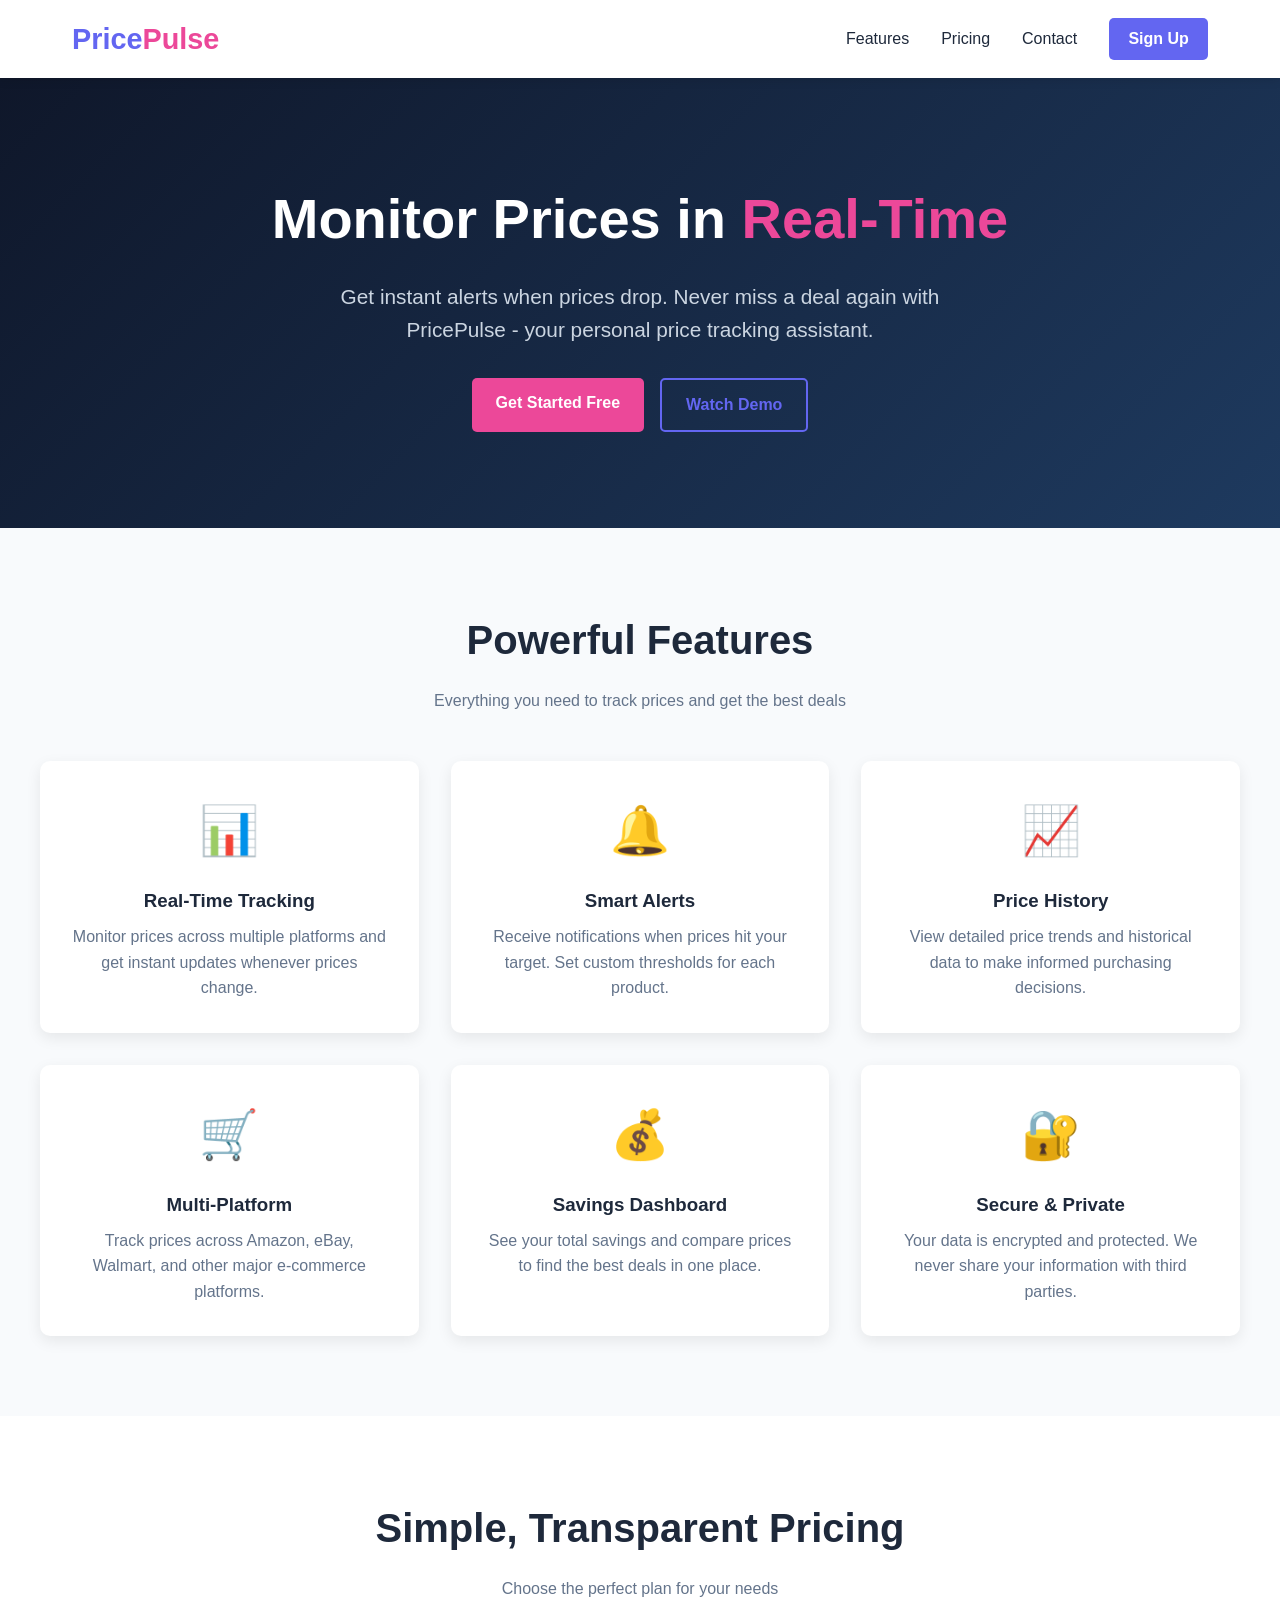
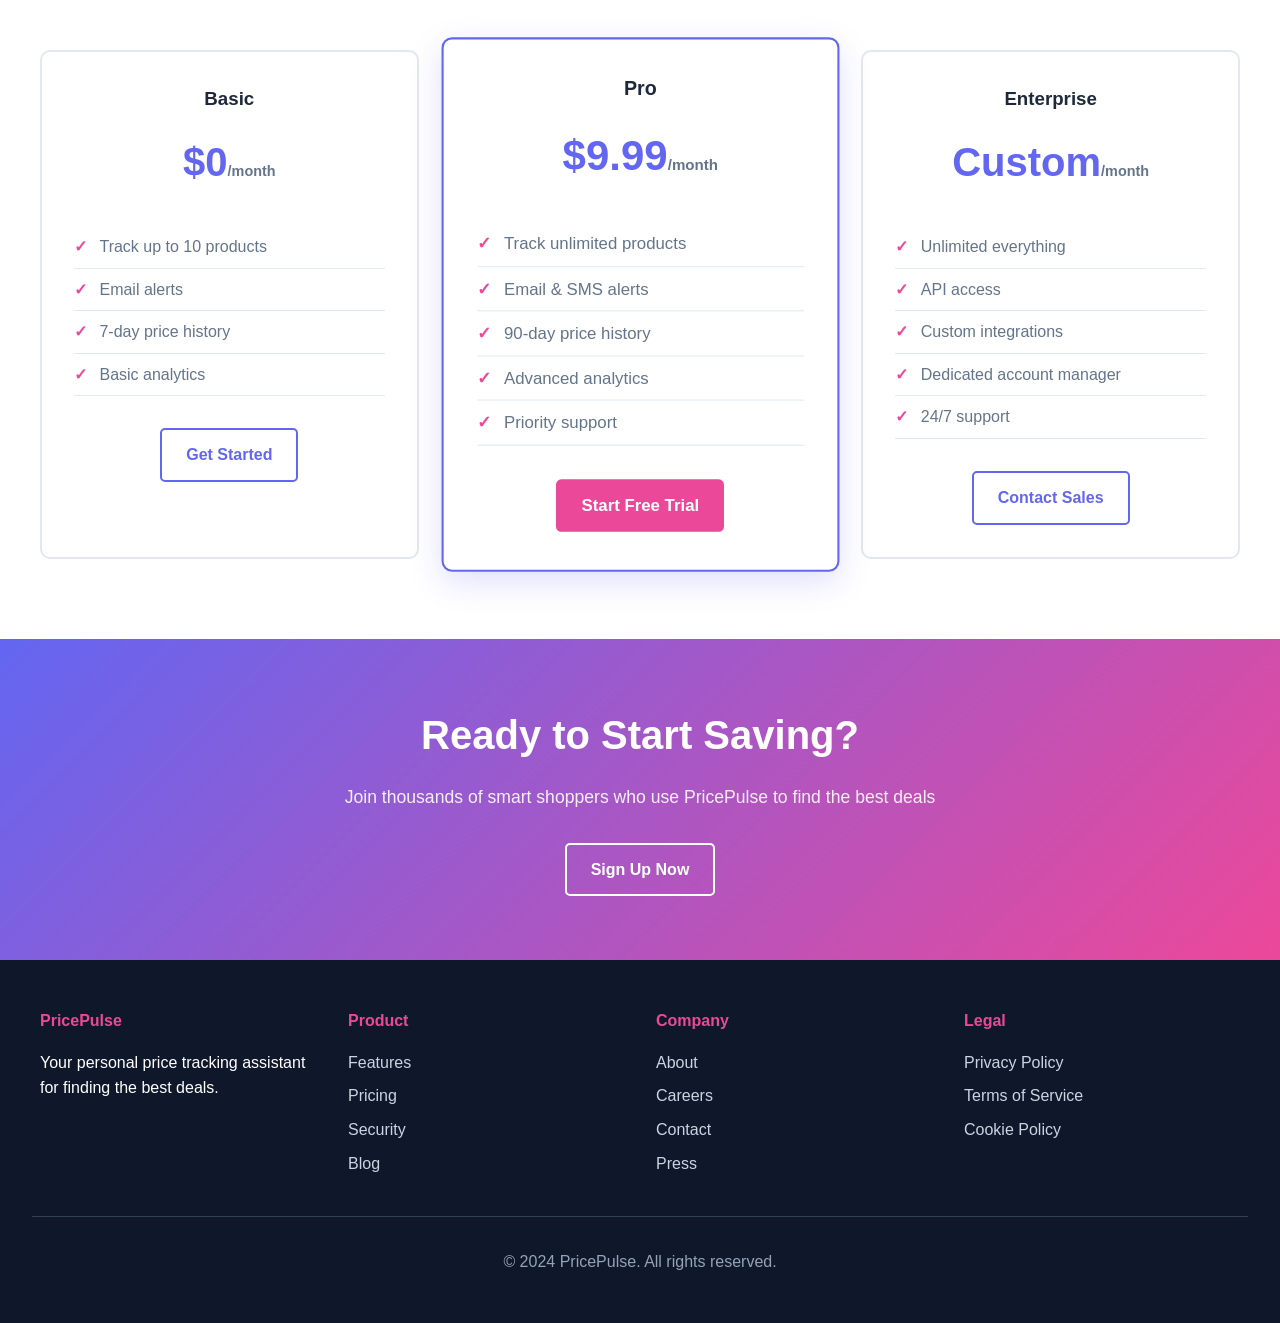
<file: index.html>
<!DOCTYPE html>
<html lang="en">
<head>
    <meta charset="UTF-8">
    <meta name="viewport" content="width=device-width, initial-scale=1.0">
    <title>PricePulse - Real-Time Price Monitoring</title>
    <style>
        * {
            margin: 0;
            padding: 0;
            box-sizing: border-box;
        }

        body {
            font-family: 'Segoe UI', Tahoma, Geneva, Verdana, sans-serif;
            line-height: 1.6;
            color: #333;
        }

        :root {
            --primary-color: #6366f1;
            --secondary-color: #ec4899;
            --dark-bg: #0f172a;
            --light-bg: #f8fafc;
            --text-dark: #1e293b;
            --text-light: #64748b;
        }

        /* Navigation */
        nav {
            background-color: white;
            box-shadow: 0 2px 10px rgba(0, 0, 0, 0.1);
            position: sticky;
            top: 0;
            z-index: 100;
        }

        nav .container {
            max-width: 1200px;
            margin: 0 auto;
            padding: 1rem 2rem;
            display: flex;
            justify-content: space-between;
            align-items: center;
        }

        nav .logo {
            font-size: 1.8rem;
            font-weight: bold;
            color: var(--primary-color);
        }

        nav .logo span {
            color: var(--secondary-color);
        }

        nav ul {
            list-style: none;
            display: flex;
            gap: 2rem;
            align-items: center;
        }

        nav a {
            text-decoration: none;
            color: var(--text-dark);
            font-weight: 500;
            transition: color 0.3s;
        }

        nav a:hover {
            color: var(--primary-color);
        }

        .btn {
            padding: 0.75rem 1.5rem;
            border: none;
            border-radius: 5px;
            cursor: pointer;
            font-weight: 600;
            transition: all 0.3s;
            text-decoration: none;
            display: inline-block;
        }

        .btn-primary {
            background-color: var(--primary-color);
            color: white;
        }

        .btn-primary:hover {
            background-color: #4f46e5;
            transform: translateY(-2px);
            box-shadow: 0 10px 20px rgba(99, 102, 241, 0.2);
        }

        .btn-secondary {
            background-color: var(--secondary-color);
            color: white;
        }

        .btn-secondary:hover {
            background-color: #be123c;
            transform: translateY(-2px);
        }

        .btn-outline {
            border: 2px solid var(--primary-color);
            color: var(--primary-color);
            background-color: transparent;
        }

        .btn-outline:hover {
            background-color: var(--primary-color);
            color: white;
        }

        /* Hero Section */
        .hero {
            background: linear-gradient(135deg, var(--dark-bg) 0%, #1e3a5f 100%);
            color: white;
            padding: 6rem 2rem;
            text-align: center;
        }

        .hero .container {
            max-width: 1200px;
            margin: 0 auto;
        }

        .hero h1 {
            font-size: 3.5rem;
            margin-bottom: 1rem;
            animation: slideIn 0.8s ease-out;
        }

        .hero .highlight {
            color: var(--secondary-color);
        }

        .hero p {
            font-size: 1.3rem;
            margin-bottom: 2rem;
            color: #cbd5e1;
            max-width: 600px;
            margin-left: auto;
            margin-right: auto;
        }

        .hero-buttons {
            display: flex;
            gap: 1rem;
            justify-content: center;
            flex-wrap: wrap;
        }

        @keyframes slideIn {
            from {
                opacity: 0;
                transform: translateY(-20px);
            }
            to {
                opacity: 1;
                transform: translateY(0);
            }
        }

        /* Features Section */
        .features {
            padding: 5rem 2rem;
            background-color: var(--light-bg);
        }

        .features .container {
            max-width: 1200px;
            margin: 0 auto;
        }

        .section-title {
            text-align: center;
            font-size: 2.5rem;
            margin-bottom: 1rem;
            color: var(--text-dark);
        }

        .section-subtitle {
            text-align: center;
            color: var(--text-light);
            margin-bottom: 3rem;
            max-width: 600px;
            margin-left: auto;
            margin-right: auto;
        }

        .features-grid {
            display: grid;
            grid-template-columns: repeat(auto-fit, minmax(300px, 1fr));
            gap: 2rem;
        }

        .feature-card {
            background-color: white;
            padding: 2rem;
            border-radius: 10px;
            box-shadow: 0 5px 15px rgba(0, 0, 0, 0.08);
            transition: transform 0.3s, box-shadow 0.3s;
            text-align: center;
        }

        .feature-card:hover {
            transform: translateY(-10px);
            box-shadow: 0 15px 30px rgba(0, 0, 0, 0.12);
        }

        .feature-icon {
            font-size: 3rem;
            margin-bottom: 1rem;
        }

        .feature-card h3 {
            margin-bottom: 0.5rem;
            color: var(--text-dark);
        }

        .feature-card p {
            color: var(--text-light);
        }

        /* Pricing Section */
        .pricing {
            padding: 5rem 2rem;
            background-color: white;
        }

        .pricing .container {
            max-width: 1200px;
            margin: 0 auto;
        }

        .pricing-cards {
            display: grid;
            grid-template-columns: repeat(auto-fit, minmax(280px, 1fr));
            gap: 2rem;
            margin-top: 3rem;
        }

        .pricing-card {
            border: 2px solid #e2e8f0;
            padding: 2rem;
            border-radius: 10px;
            text-align: center;
            transition: all 0.3s;
        }

        .pricing-card.featured {
            border-color: var(--primary-color);
            box-shadow: 0 10px 30px rgba(99, 102, 241, 0.2);
            transform: scale(1.05);
        }

        .pricing-card h3 {
            margin-bottom: 0.5rem;
            color: var(--text-dark);
        }

        .price {
            font-size: 2.5rem;
            color: var(--primary-color);
            margin: 1rem 0;
            font-weight: bold;
        }

        .price-period {
            color: var(--text-light);
            font-size: 0.9rem;
        }

        .features-list {
            list-style: none;
            margin: 2rem 0;
            text-align: left;
        }

        .features-list li {
            padding: 0.5rem 0;
            border-bottom: 1px solid #e2e8f0;
            color: var(--text-light);
        }

        .features-list li:before {
            content: "✓ ";
            color: var(--secondary-color);
            font-weight: bold;
            margin-right: 0.5rem;
        }

        /* CTA Section */
        .cta {
            background: linear-gradient(135deg, var(--primary-color) 0%, var(--secondary-color) 100%);
            color: white;
            padding: 4rem 2rem;
            text-align: center;
        }

        .cta .container {
            max-width: 600px;
            margin: 0 auto;
        }

        .cta h2 {
            font-size: 2.5rem;
            margin-bottom: 1rem;
        }

        .cta p {
            font-size: 1.1rem;
            margin-bottom: 2rem;
            opacity: 0.9;
        }

        /* Footer */
        footer {
            background-color: var(--dark-bg);
            color: white;
            padding: 3rem 2rem;
        }

        footer .container {
            max-width: 1200px;
            margin: 0 auto;
            display: grid;
            grid-template-columns: repeat(auto-fit, minmax(250px, 1fr));
            gap: 2rem;
        }

        footer h4 {
            margin-bottom: 1rem;
            color: var(--secondary-color);
        }

        footer ul {
            list-style: none;
        }

        footer ul li {
            margin-bottom: 0.5rem;
        }

        footer a {
            color: #cbd5e1;
            text-decoration: none;
            transition: color 0.3s;
        }

        footer a:hover {
            color: var(--secondary-color);
        }

        .footer-bottom {
            text-align: center;
            border-top: 1px solid #334155;
            margin-top: 2rem;
            padding-top: 2rem;
            color: #94a3b8;
        }

        /* Responsive */
        @media (max-width: 768px) {
            nav ul {
                gap: 1rem;
            }

            .hero h1 {
                font-size: 2rem;
            }

            .hero p {
                font-size: 1rem;
            }

            .section-title {
                font-size: 1.8rem;
            }

            .pricing-card.featured {
                transform: scale(1);
            }

            .hero-buttons {
                flex-direction: column;
            }

            .btn {
                width: 100%;
                text-align: center;
            }
        }
    </style>
</head>
<body>
    <!-- Navigation -->
    <nav>
        <div class="container">
            <div class="logo">Price<span>Pulse</span></div>
            <ul>
                <li><a href="#features">Features</a></li>
                <li><a href="#pricing">Pricing</a></li>
                <li><a href="#contact">Contact</a></li>
                <li><a href="#" class="btn btn-primary" style="padding: 0.5rem 1.2rem;">Sign Up</a></li>
            </ul>
        </div>
    </nav>

    <!-- Hero Section -->
    <section class="hero">
        <div class="container">
            <h1>Monitor Prices in <span class="highlight">Real-Time</span></h1>
            <p>Get instant alerts when prices drop. Never miss a deal again with PricePulse - your personal price tracking assistant.</p>
            <div class="hero-buttons">
                <a href="#" class="btn btn-secondary">Get Started Free</a>
                <a href="#" class="btn btn-outline">Watch Demo</a>
            </div>
        </div>
    </section>

    <!-- Features Section -->
    <section class="features" id="features">
        <div class="container">
            <h2 class="section-title">Powerful Features</h2>
            <p class="section-subtitle">Everything you need to track prices and get the best deals</p>
            
            <div class="features-grid">
                <div class="feature-card">
                    <div class="feature-icon">📊</div>
                    <h3>Real-Time Tracking</h3>
                    <p>Monitor prices across multiple platforms and get instant updates whenever prices change.</p>
                </div>

                <div class="feature-card">
                    <div class="feature-icon">🔔</div>
                    <h3>Smart Alerts</h3>
                    <p>Receive notifications when prices hit your target. Set custom thresholds for each product.</p>
                </div>

                <div class="feature-card">
                    <div class="feature-icon">📈</div>
                    <h3>Price History</h3>
                    <p>View detailed price trends and historical data to make informed purchasing decisions.</p>
                </div>

                <div class="feature-card">
                    <div class="feature-icon">🛒</div>
                    <h3>Multi-Platform</h3>
                    <p>Track prices across Amazon, eBay, Walmart, and other major e-commerce platforms.</p>
                </div>

                <div class="feature-card">
                    <div class="feature-icon">💰</div>
                    <h3>Savings Dashboard</h3>
                    <p>See your total savings and compare prices to find the best deals in one place.</p>
                </div>

                <div class="feature-card">
                    <div class="feature-icon">🔐</div>
                    <h3>Secure & Private</h3>
                    <p>Your data is encrypted and protected. We never share your information with third parties.</p>
                </div>
            </div>
        </div>
    </section>

    <!-- Pricing Section -->
    <section class="pricing" id="pricing">
        <div class="container">
            <h2 class="section-title">Simple, Transparent Pricing</h2>
            <p class="section-subtitle">Choose the perfect plan for your needs</p>

            <div class="pricing-cards">
                <div class="pricing-card">
                    <h3>Basic</h3>
                    <div class="price">$0<span class="price-period">/month</span></div>
                    <ul class="features-list">
                        <li>Track up to 10 products</li>
                        <li>Email alerts</li>
                        <li>7-day price history</li>
                        <li>Basic analytics</li>
                    </ul>
                    <a href="#" class="btn btn-outline">Get Started</a>
                </div>

                <div class="pricing-card featured">
                    <h3>Pro</h3>
                    <div class="price">$9.99<span class="price-period">/month</span></div>
                    <ul class="features-list">
                        <li>Track unlimited products</li>
                        <li>Email & SMS alerts</li>
                        <li>90-day price history</li>
                        <li>Advanced analytics</li>
                        <li>Priority support</li>
                    </ul>
                    <a href="#" class="btn btn-secondary">Start Free Trial</a>
                </div>

                <div class="pricing-card">
                    <h3>Enterprise</h3>
                    <div class="price">Custom<span class="price-period">/month</span></div>
                    <ul class="features-list">
                        <li>Unlimited everything</li>
                        <li>API access</li>
                        <li>Custom integrations</li>
                        <li>Dedicated account manager</li>
                        <li>24/7 support</li>
                    </ul>
                    <a href="#" class="btn btn-outline">Contact Sales</a>
                </div>
            </div>
        </div>
    </section>

    <!-- CTA Section -->
    <section class="cta" id="contact">
        <div class="container">
            <h2>Ready to Start Saving?</h2>
            <p>Join thousands of smart shoppers who use PricePulse to find the best deals</p>
            <a href="#" class="btn btn-outline" style="border-color: white; color: white;">Sign Up Now</a>
        </div>
    </section>

    <!-- Footer -->
    <footer>
        <div class="container">
            <div>
                <h4>PricePulse</h4>
                <p>Your personal price tracking assistant for finding the best deals.</p>
            </div>

            <div>
                <h4>Product</h4>
                <ul>
                    <li><a href="#">Features</a></li>
                    <li><a href="#">Pricing</a></li>
                    <li><a href="#">Security</a></li>
                    <li><a href="#">Blog</a></li>
                </ul>
            </div>

            <div>
                <h4>Company</h4>
                <ul>
                    <li><a href="#">About</a></li>
                    <li><a href="#">Careers</a></li>
                    <li><a href="#">Contact</a></li>
                    <li><a href="#">Press</a></li>
                </ul>
            </div>

            <div>
                <h4>Legal</h4>
                <ul>
                    <li><a href="#">Privacy Policy</a></li>
                    <li><a href="#">Terms of Service</a></li>
                    <li><a href="#">Cookie Policy</a></li>
                </ul>
            </div>
        </div>

        <div class="footer-bottom">
            <p>&copy; 2024 PricePulse. All rights reserved.</p>
        </div>
    </footer>
</body>
</html>
</file>
